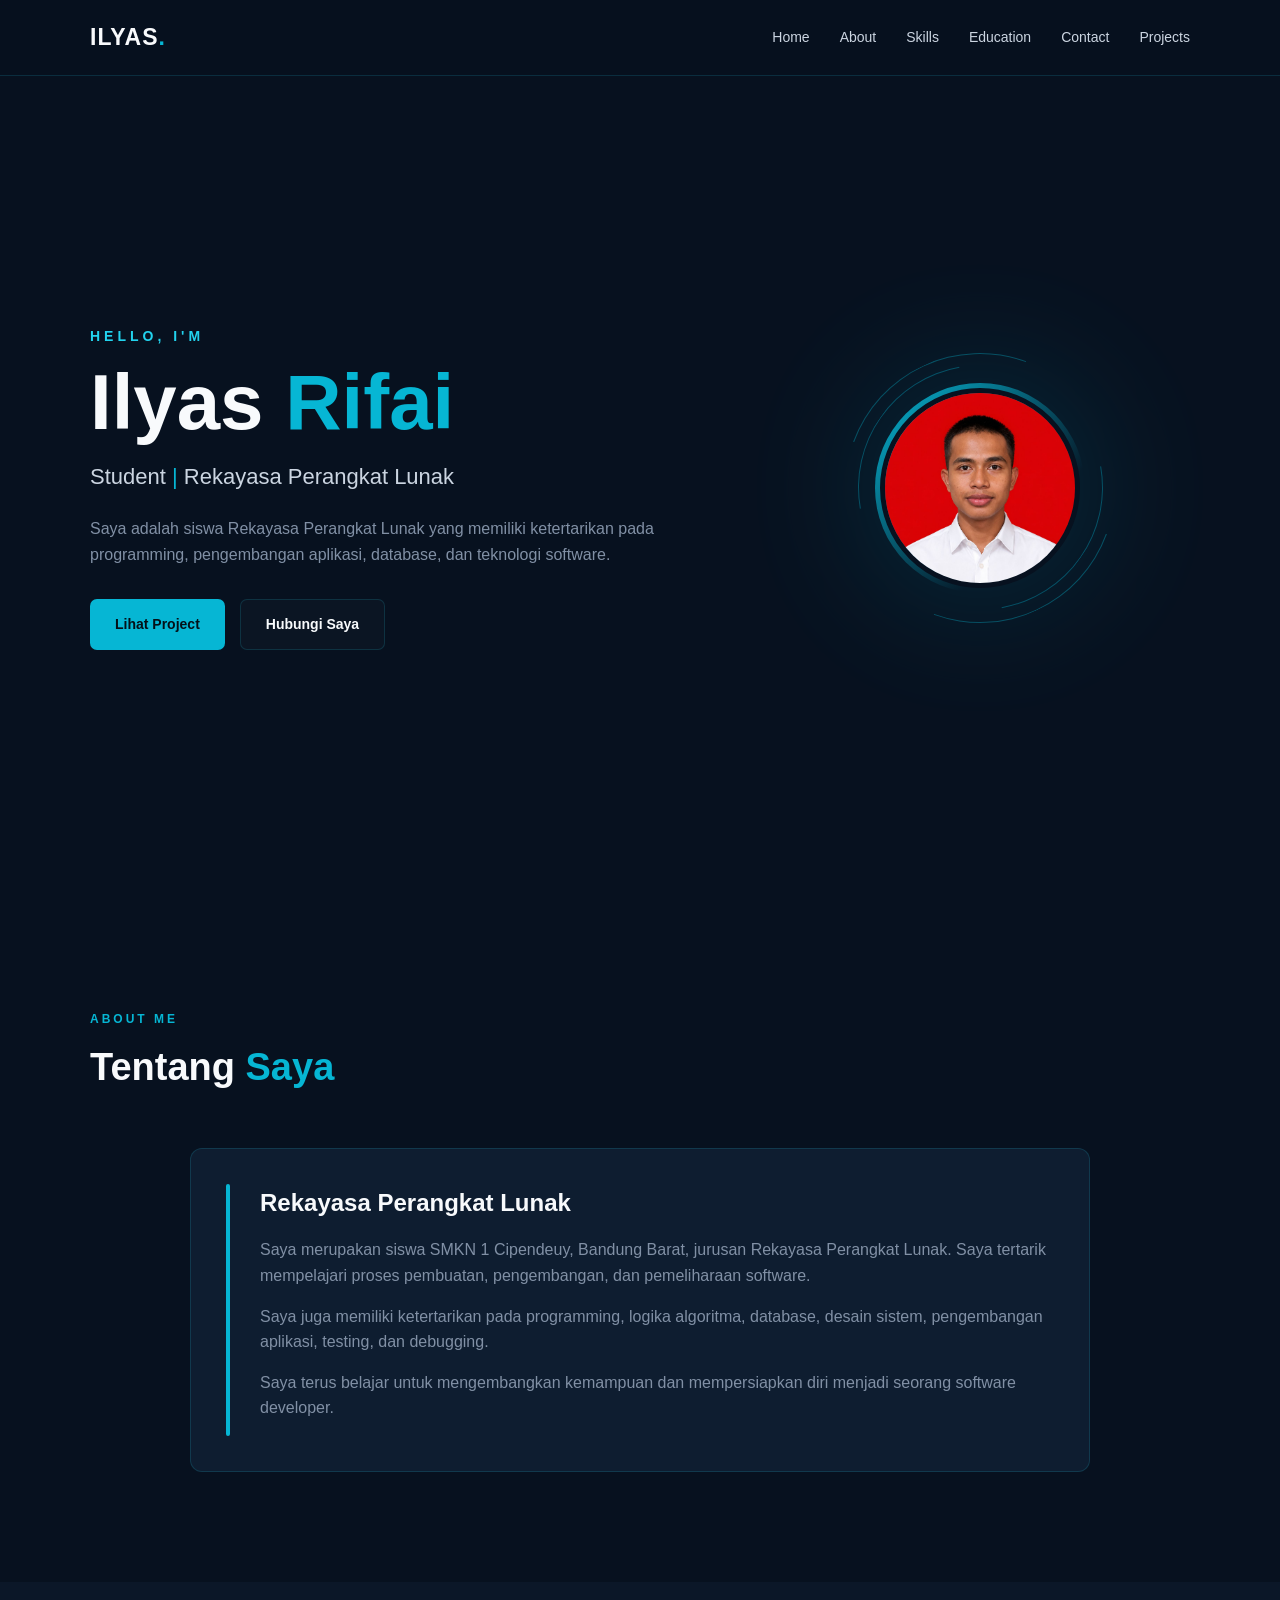
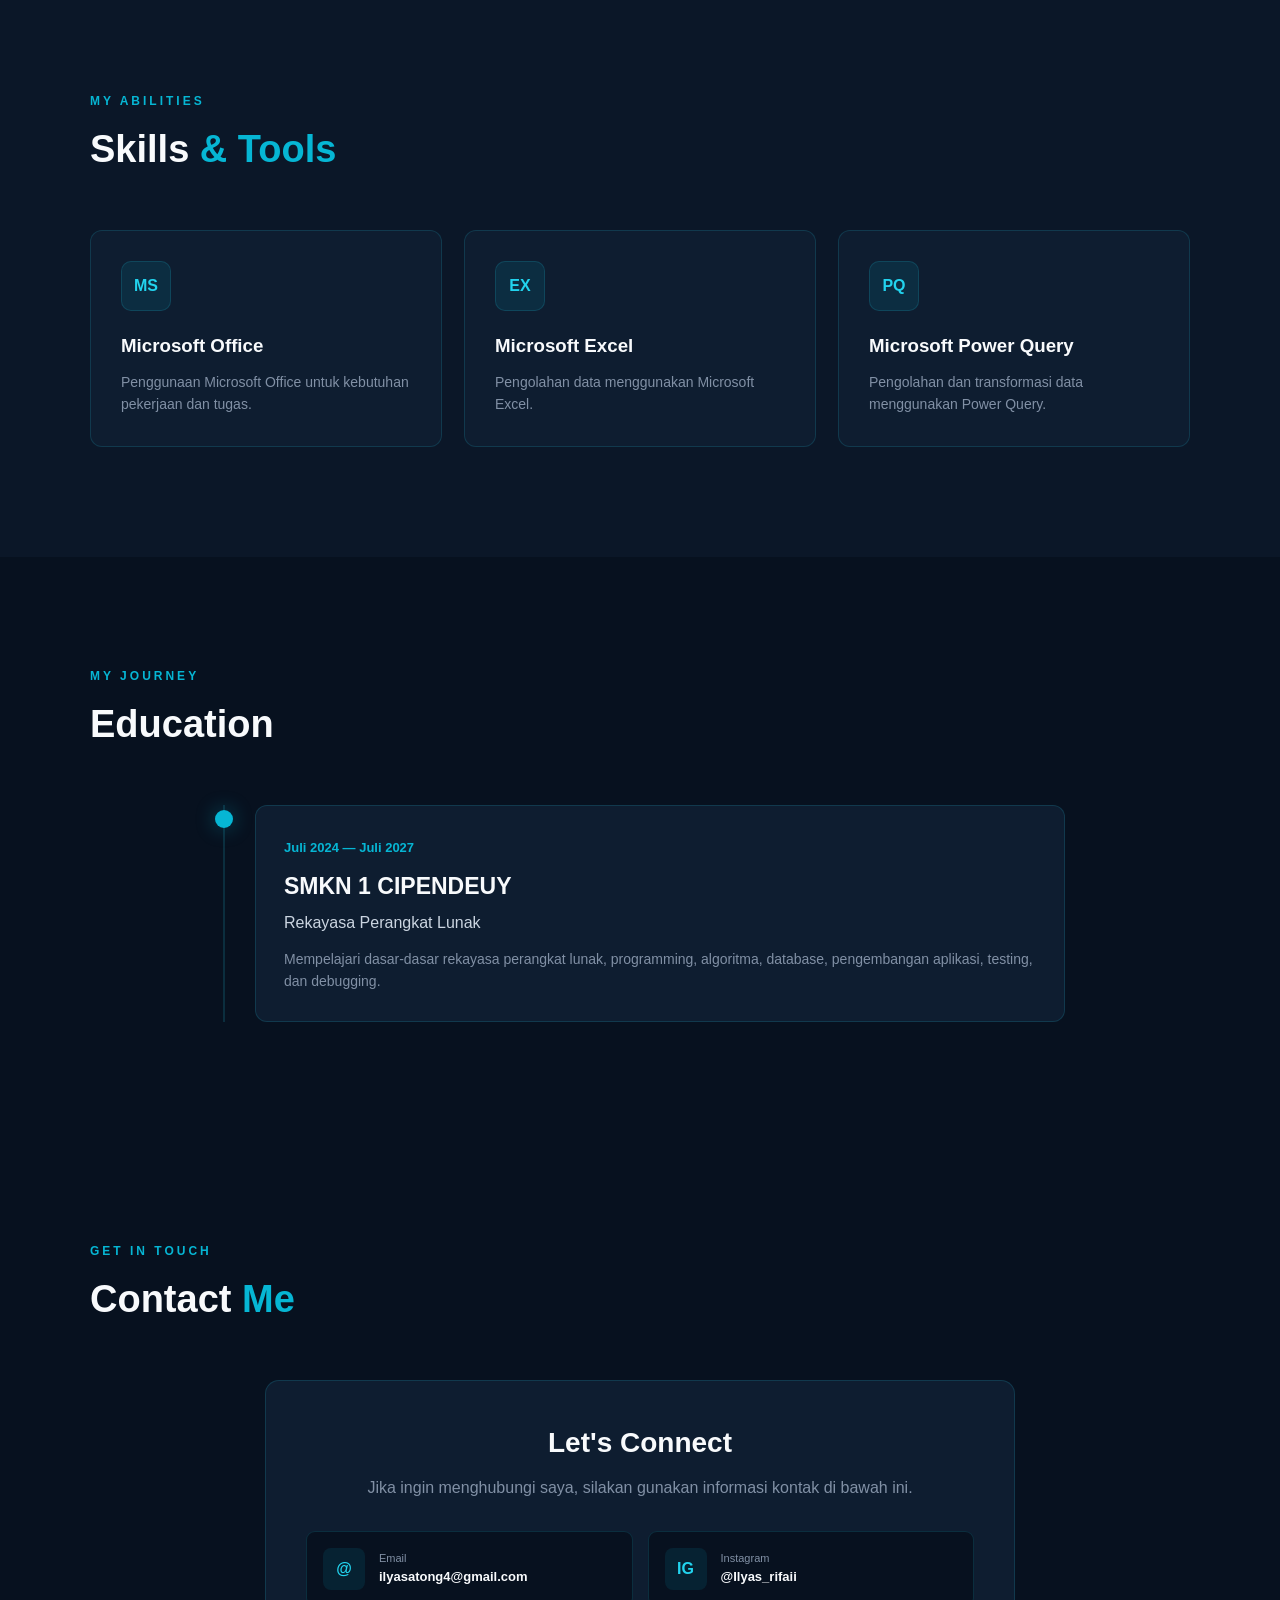
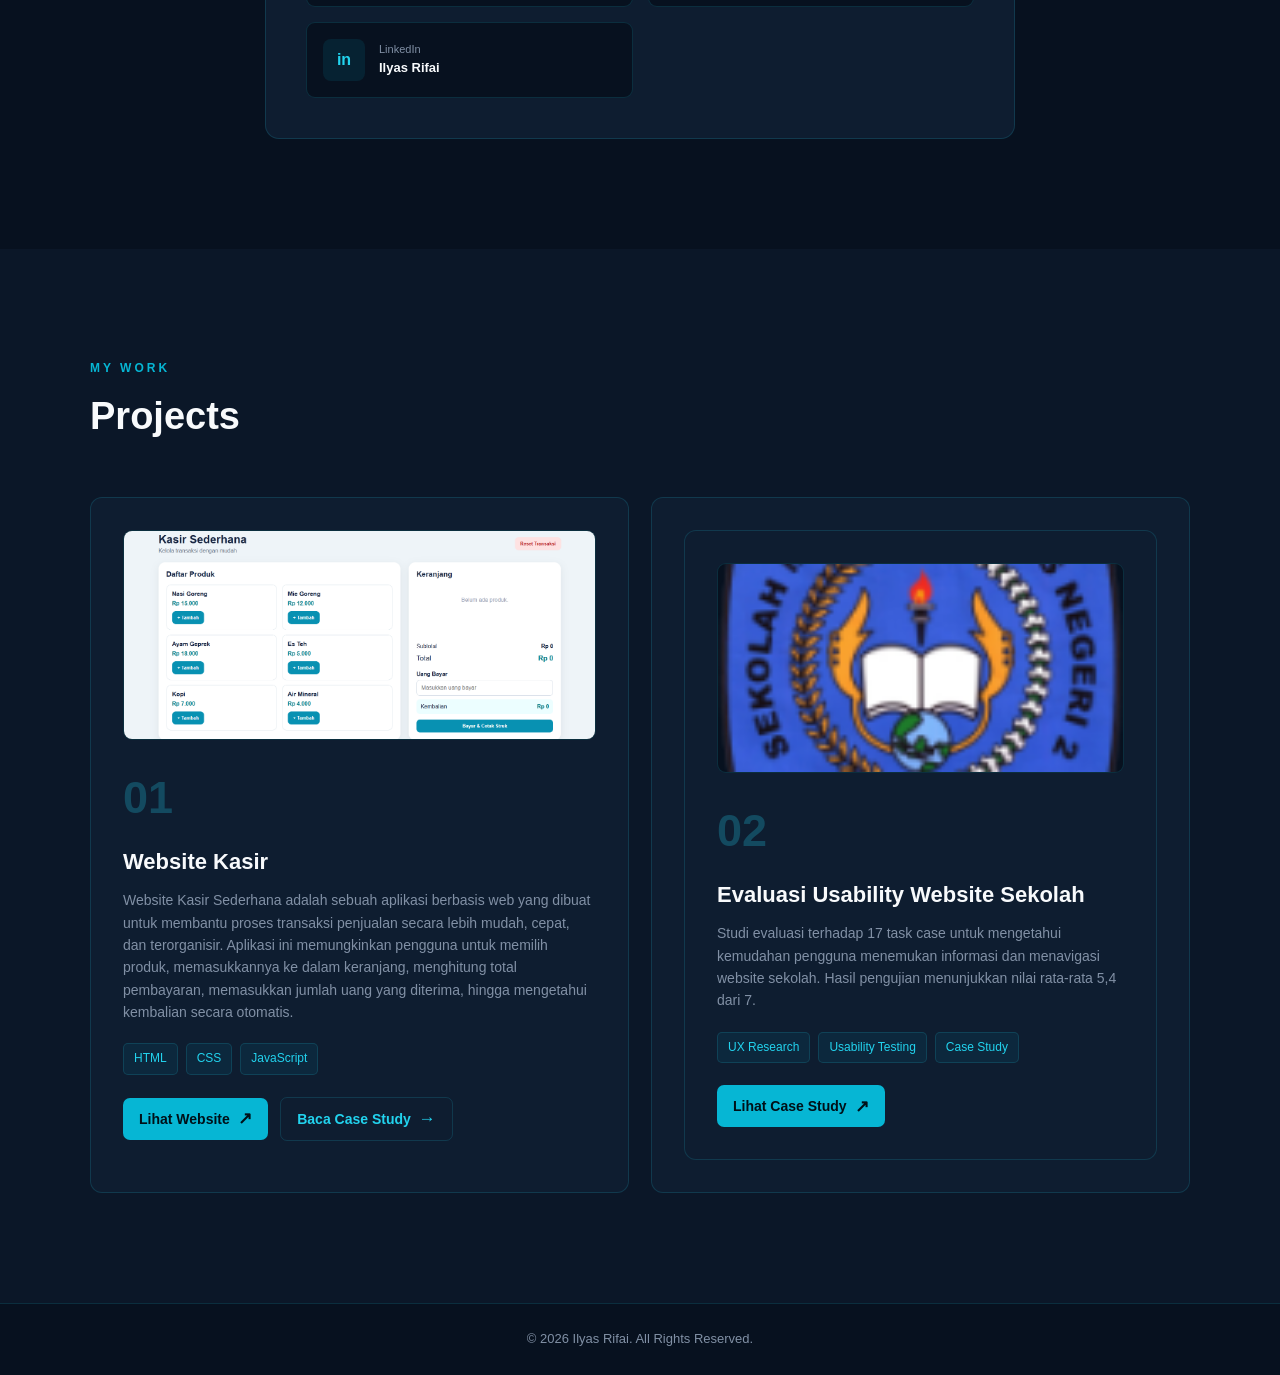
<file: index.html>
<!DOCTYPE html>
<html lang="id">

<head>
    <meta charset="UTF-8">
    <meta name="viewport" content="width=device-width, initial-scale=1.0">

    <title>Ilyas Rifai | Portfolio</title>

    <link rel="stylesheet" href="style.css">
</head>

<body>

    <!-- NAVBAR -->
    <header class="navbar">
        <div class="container nav-container">

            <a href="#home" class="logo">
                ILYAS<span>.</span>
            </a>

            <nav class="nav-menu" id="navMenu">
                <a href="#home">Home</a>
                <a href="#about">About</a>
                <a href="#skills">Skills</a>
                <a href="#education">Education</a>
                <a href="#contact">Contact</a>
                <a href="#projects">Projects</a>
            </nav>

            <button class="menu-toggle" id="menuToggle">
                ☰
            </button>

        </div>
    </header>


    <!-- HERO -->
    <section class="hero" id="home">

        <div class="container hero-container">

            <div class="hero-content">

                <p class="hero-small">
                    HELLO, I'M
                </p>

                <h1>
                    Ilyas <span>Rifai</span>
                </h1>

                <h2>
                    Student <span>|</span> Rekayasa Perangkat Lunak
                </h2>

                <p class="hero-description">
                    Saya adalah siswa Rekayasa Perangkat Lunak yang
                    memiliki ketertarikan pada programming, pengembangan
                    aplikasi, database, dan teknologi software.
                </p>

                <div class="hero-buttons">

                    <a href="#projects" class="btn primary-btn">
                        Lihat Project
                    </a>

                    <a href="#contact" class="btn secondary-btn">
                        Hubungi Saya
                    </a>

                </div>

            </div>


            <!-- FOTO PROFILE -->
            <div class="profile-container">

                <div class="profile-glow"></div>

                <div class="profile-circle">

                    <img
                        src="ilyas.png.jpg"
                        alt="Foto Ilyas Rifai"
                    >

                </div>

                <div class="profile-decoration decoration-1"></div>
                <div class="profile-decoration decoration-2"></div>

            </div>

        </div>

    </section>


    <!-- ABOUT -->
    <section class="section" id="about">

        <div class="container">

            <div class="section-heading">
                <p>ABOUT ME</p>
                <h2>
                    Tentang <span>Saya</span>
                </h2>
            </div>

            <div class="about-card">

                <div class="about-line"></div>

                <div class="about-content">

                    <h3>
                        Rekayasa Perangkat Lunak
                    </h3>

                    <p>
                        Saya merupakan siswa SMKN 1 Cipendeuy,
                        Bandung Barat, jurusan Rekayasa Perangkat Lunak.
                        Saya tertarik mempelajari proses pembuatan,
                        pengembangan, dan pemeliharaan software.
                    </p>

                    <p>
                        Saya juga memiliki ketertarikan pada programming,
                        logika algoritma, database, desain sistem,
                        pengembangan aplikasi, testing, dan debugging.
                    </p>

                    <p>
                        Saya terus belajar untuk mengembangkan kemampuan
                        dan mempersiapkan diri menjadi seorang
                        software developer.
                    </p>

                </div>

            </div>

        </div>

    </section>


    <!-- SKILLS -->
    <section class="section skills-section" id="skills">

        <div class="container">

            <div class="section-heading">
                <p>MY ABILITIES</p>
                <h2>
                    Skills <span>&amp; Tools</span>
                </h2>
            </div>

            <div class="skills-grid">

                <div class="skill-card">

                    <div class="skill-icon">
                        MS
                    </div>

                    <h3>
                        Microsoft Office
                    </h3>

                    <p>
                        Penggunaan Microsoft Office
                        untuk kebutuhan pekerjaan dan tugas.
                    </p>

                </div>


                <div class="skill-card">

                    <div class="skill-icon">
                        EX
                    </div>

                    <h3>
                        Microsoft Excel
                    </h3>

                    <p>
                        Pengolahan data menggunakan
                        Microsoft Excel.
                    </p>

                </div>


                <div class="skill-card">

                    <div class="skill-icon">
                        PQ
                    </div>

                    <h3>
                        Microsoft Power Query
                    </h3>

                    <p>
                        Pengolahan dan transformasi data
                        menggunakan Power Query.
                    </p>

                </div>

            </div>

        </div>

    </section>


    <!-- EDUCATION -->
    <section class="section" id="education">

        <div class="container">

            <div class="section-heading">
                <p>MY JOURNEY</p>
                <h2>
                    Education
                </h2>
            </div>

            <div class="timeline">

                <div class="timeline-item">

                    <div class="timeline-dot"></div>

                    <div class="timeline-content">

                        <span class="timeline-date">
                            Juli 2024 — Juli 2027
                        </span>

                        <h3>
                            SMKN 1 CIPENDEUY
                        </h3>

                        <h4>
                            Rekayasa Perangkat Lunak
                        </h4>

                        <p>
                            Mempelajari dasar-dasar rekayasa perangkat
                            lunak, programming, algoritma, database,
                            pengembangan aplikasi, testing, dan debugging.
                        </p>

                    </div>

                </div>

            </div>

        </div>

    </section>


    <!-- CONTACT -->
    <section class="section contact-section" id="contact">

        <div class="container">

            <div class="section-heading">
                <p>GET IN TOUCH</p>
                <h2>
                    Contact <span>Me</span>
                </h2>
            </div>

            <div class="contact-card">

                <h3>
                    Let's Connect
                </h3>

                <p>
                    Jika ingin menghubungi saya, silakan gunakan
                    informasi kontak di bawah ini.
                </p>

                <div class="contact-list">

                    <!-- EMAIL -->
                    <a
                        href="mailto:ilyasatong4@gmail.com"
                        class="contact-item"
                    >

                        <div class="contact-icon">
                            @
                        </div>

                        <div>
                            <small>Email</small>

                            <strong>
                                ilyasatong4@gmail.com
                            </strong>
                        </div>

                    </a>


                    <!-- INSTAGRAM -->
                    <a
                        href="https://www.instagram.com/Ilyas_rifaii/"
                        target="_blank"
                        rel="noopener noreferrer"
                        class="contact-item"
                    >

                        <div class="contact-icon">
                            IG
                        </div>

                        <div>
                            <small>Instagram</small>

                            <strong>
                                @Ilyas_rifaii
                            </strong>
                        </div>

                    </a>


                    <!-- LINKEDIN -->
                    <a
                        href="https://www.linkedin.com/in/ilyas-rifai-935386337"
                        target="_blank"
                        rel="noopener noreferrer"
                        class="contact-item"
                    >

                        <div class="contact-icon">
                            in
                        </div>

                        <div>
                            <small>LinkedIn</small>

                            <strong>
                                Ilyas Rifai
                            </strong>
                        </div>

                    </a>

                </div>

            </div>

        </div>

    </section>


    <!-- ============================= -->
    <!-- PROJECTS - PALING BAWAH -->
    <!-- ============================= -->
    <section class="section projects-section" id="projects">

        <div class="container">

            <div class="section-heading">
                <p>MY WORK</p>

                <h2>
                    Projects
                </h2>
            </div>


            <div class="projects-grid">

                <!-- PROJECT 01 -->
                <div class="project-card">

                    <div class="project-image">
                        <img
                            src="kasir.png"
                            alt="Tampilan Website Portfolio Ilyas"
                        >
                    </div>

                    <div class="project-number">
                        01
                    </div>

                    <h3>
                        Website Kasir
                    </h3>

                    <p>
                        Website Kasir Sederhana adalah sebuah aplikasi berbasis web yang dibuat 
                        untuk membantu proses transaksi penjualan secara lebih mudah, cepat, dan 
                        terorganisir. Aplikasi ini memungkinkan pengguna untuk memilih produk, 
                        memasukkannya ke dalam keranjang, menghitung total pembayaran, memasukkan 
                        jumlah uang yang diterima, hingga mengetahui kembalian secara otomatis.
                    </p>

                    <div class="project-tags">

                        <span>HTML</span>
                        <span>CSS</span>
                        <span>JavaScript</span>

                    </div>

                    <a href="https://ilyasatong4-collab.github.io/kasiriyas/" target="_blank" rel="noopener noreferrer" class="project-link">
                        Lihat Website <span>↗</span>
                    </a>

                    <a href="case-study.html" class="project-link project-secondary-link">
                        Baca Case Study <span>→</span>
                    </a>

                </div>




                <!-- PROJECT 02: CASE STUDY -->
                <div class="project-card">
                        <div class="project-card">

                    <div class="project-image">
                        <img
                            src="1.png"
                            alt="Tampilan Website Portfolio Ilyas"
                        >
                    </div>
                    <div class="project-number">02</div>
                    <h3>Evaluasi Usability Website Sekolah</h3>
                    <p>Studi evaluasi terhadap 17 task case untuk mengetahui kemudahan pengguna menemukan informasi dan menavigasi website sekolah. Hasil pengujian menunjukkan nilai rata-rata 5,4 dari 7.</p>
                    <div class="project-tags"><span>UX Research</span><span>Usability Testing</span><span>Case Study</span></div>
                    <a href="case-study.html" class="project-link">Lihat Case Study <span>↗</span></a>
                </div>
             
            </div>

        </div>

    </section>


    <!-- FOOTER -->
    <footer>

        <div class="container">

            <p>
                © <span id="year"></span>
                Ilyas Rifai.
                All Rights Reserved.
            </p>

        </div>

    </footer>


    <!-- JAVASCRIPT -->
    <script src="script.js"></script>

</body>
</html>
</file>
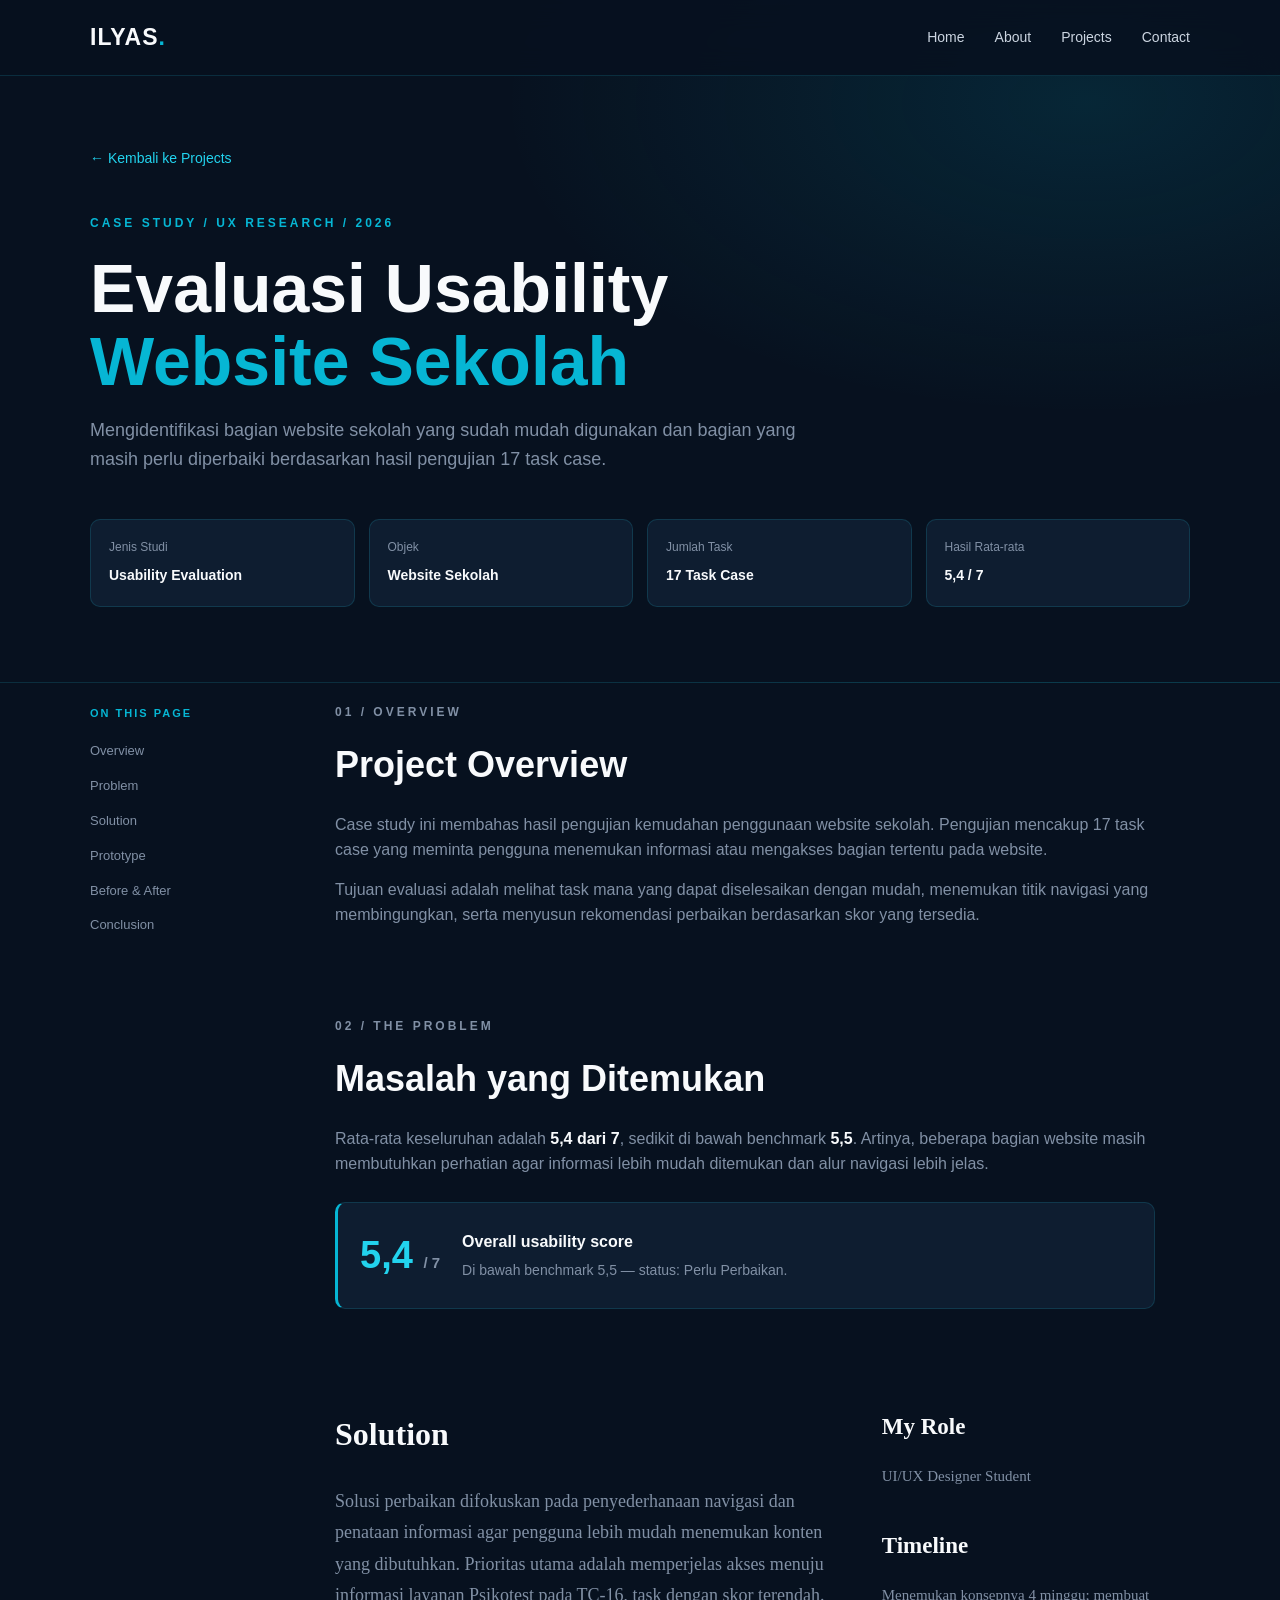
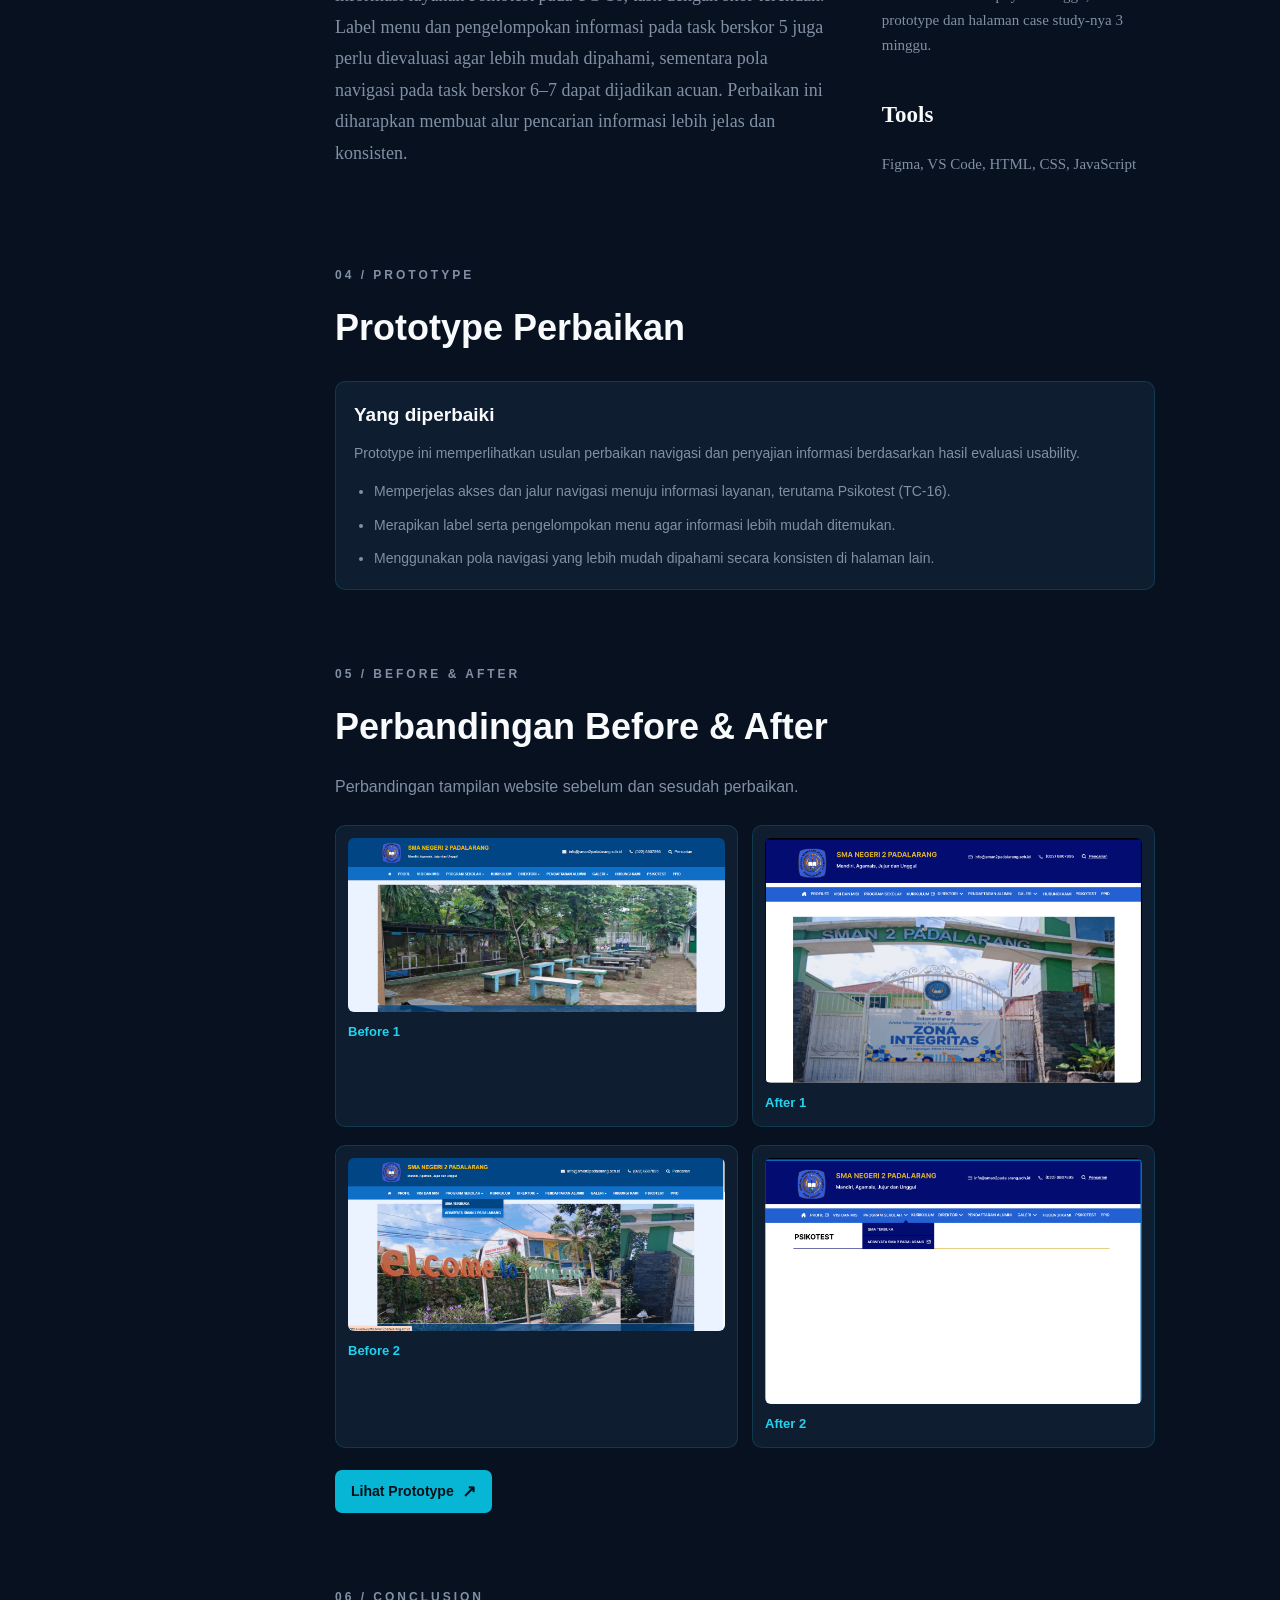
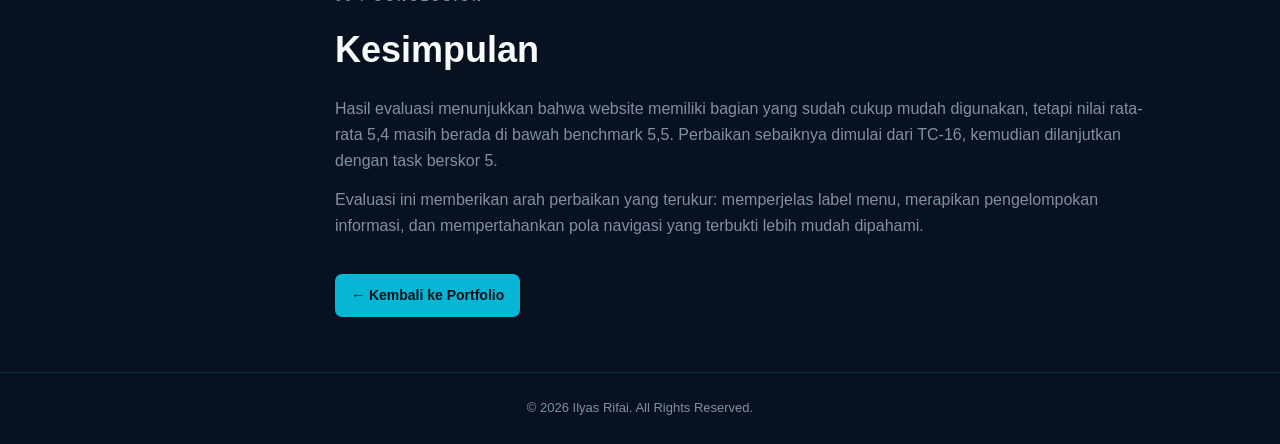
<file: case-study.html>
<!DOCTYPE html>
<html lang="id">

<head>
	<meta charset="UTF-8">
	<meta name="viewport" content="width=device-width, initial-scale=1.0">
	<meta name="description" content="Case study evaluasi usability website sekolah berdasarkan 17 task case.">

	<title>Case Study — Evaluasi Usability Website Sekolah | Ilyas Rifai</title>

	<link rel="stylesheet" href="style.css">
</head>

<body class="case-study-page">

	<!-- NAVBAR -->
	<header class="navbar">
		<div class="container nav-container">

			<a href="index.html" class="logo">
				ILYAS<span>.</span>
			</a>

			<nav class="nav-menu" id="navMenu">
				<a href="index.html#home">Home</a>
				<a href="index.html#about">About</a>
				<a href="index.html#projects">Projects</a>
				<a href="index.html#contact">Contact</a>
			</nav>

			<button class="menu-toggle" id="menuToggle" aria-label="Buka navigasi">
				☰
			</button>

		</div>
	</header>

	<main>

		<!-- CASE STUDY HERO -->
		<section class="case-hero">

			<div class="container">

				<a href="index.html#projects" class="back-link">
					← Kembali ke Projects
				</a>

				<p class="case-eyebrow">
					CASE STUDY / UX RESEARCH / 2026
				</p>

				<h1>
					Evaluasi Usability <span>Website Sekolah</span>
				</h1>

				<p class="case-lead">
					Mengidentifikasi bagian website sekolah yang sudah mudah digunakan dan bagian yang masih perlu
					diperbaiki berdasarkan hasil pengujian 17 task case.
				</p>

				<div class="case-meta">

					<div>
						<small>Jenis Studi</small>
						<strong>Usability Evaluation</strong>
					</div>

					<div>
						<small>Objek</small>
						<strong>Website Sekolah</strong>
					</div>

					<div>
						<small>Jumlah Task</small>
						<strong>17 Task Case</strong>
					</div>

					<div>
						<small>Hasil Rata-rata</small>
						<strong>5,4 / 7</strong>
					</div>

				</div>

			</div>

		</section>

		<!-- CASE STUDY CONTENT -->
		<section class="case-section">

			<div class="container case-layout">

				<aside class="case-sidebar">
					<p>ON THIS PAGE</p>
					<a href="#overview">Overview</a>
					<a href="#problem">Problem</a>
					<a href="#solution">Solution</a>
					<a href="#prototype">Prototype</a>
					<a href="#before-after">Before &amp; After</a>
					<a href="#conclusion">Conclusion</a>
				</aside>

				<article class="case-content">

					<section id="overview" class="case-block">
						<p class="case-kicker">01 / OVERVIEW</p>
						<h2>Project Overview</h2>

						<p>
							Case study ini membahas hasil pengujian kemudahan penggunaan website sekolah. Pengujian
							mencakup 17 task case yang meminta pengguna menemukan informasi atau mengakses bagian
							tertentu pada website.
						</p>

						<p>
							Tujuan evaluasi adalah melihat task mana yang dapat diselesaikan dengan mudah, menemukan
							titik navigasi yang membingungkan, serta menyusun rekomendasi perbaikan berdasarkan skor
							yang tersedia.
						</p>
					</section>

					<section id="problem" class="case-block">
						<p class="case-kicker">02 / THE PROBLEM</p>
						<h2>Masalah yang Ditemukan</h2>

						<p>
							Rata-rata keseluruhan adalah <strong>5,4 dari 7</strong>, sedikit di bawah benchmark
							<strong>5,5</strong>. Artinya, beberapa bagian website masih membutuhkan perhatian agar
							informasi lebih mudah ditemukan dan alur navigasi lebih jelas.
						</p>

						<div class="case-callout">
							<span class="callout-number">5,4 <small>/ 7</small></span>

							<div>
								<strong>Overall usability score</strong>
								<p>Di bawah benchmark 5,5 — status: Perlu Perbaikan.</p>
							</div>
						</div>
					</section>

					<section id="solution" class="case-block">
						<div class="solution-layout">
							<div class="solution-description">
								<h2>Solution</h2>
								<p>
									Solusi perbaikan difokuskan pada penyederhanaan navigasi dan penataan informasi agar
									pengguna lebih mudah menemukan konten yang dibutuhkan. Prioritas utama adalah
									memperjelas akses menuju informasi layanan Psikotest pada TC-16, task dengan skor
									terendah. Label menu dan pengelompokan informasi pada task berskor 5 juga perlu
									dievaluasi agar lebih mudah dipahami, sementara pola navigasi pada task berskor 6–7
									dapat dijadikan acuan. Perbaikan ini diharapkan membuat alur pencarian informasi
									lebih jelas dan konsisten.
								</p>
							</div>

							<div class="solution-details">
								<div>
									<h3>My Role</h3>
									<p>UI/UX Designer Student</p>
								</div>
								<div>
									<h3>Timeline</h3>
									<p>Menemukan konsepnya 4 minggu; membuat prototype dan halaman case study-nya 3 minggu.</p>
								</div>
								<div>
									<h3>Tools</h3>
									<p>Figma, VS Code, HTML, CSS, JavaScript</p>
								</div>
							</div>
						</div>
					</section>
					

					<section id="prototype" class="case-block">
						<p class="case-kicker">04 / PROTOTYPE</p>
						<h2>Prototype Perbaikan</h2>

						<div class="prototype-description">
							<h3>Yang diperbaiki</h3>
							<p>
								Prototype ini memperlihatkan usulan perbaikan navigasi dan penyajian informasi
								berdasarkan hasil evaluasi usability.
							</p>
							<ul>
								<li>Memperjelas akses dan jalur navigasi menuju informasi layanan, terutama Psikotest (TC-16).</li>
								<li>Merapikan label serta pengelompokan menu agar informasi lebih mudah ditemukan.</li>
								<li>Menggunakan pola navigasi yang lebih mudah dipahami secara konsisten di halaman lain.</li>
							</ul>
						</div>
					</section>

					<section id="before-after" class="case-block">
						<p class="case-kicker">05 / BEFORE &amp; AFTER</p>
						<h2>Perbandingan Before &amp; After</h2>
						<p>Perbandingan tampilan website sebelum dan sesudah perbaikan.</p>

						<div class="before-after-list">
							<div class="before-after-pair">
								<figure>
									<img src="before1.png" alt="Tampilan website sebelum perbaikan 1">
									<figcaption>Before 1</figcaption>
								</figure>
								<figure>
									<img src="after1.png" alt="Tampilan website setelah perbaikan 1">
									<figcaption>After 1</figcaption>
								</figure>
							</div>

							<div class="before-after-pair">
								<figure>
									<img src="before2.png" alt="Tampilan website sebelum perbaikan 2">
									<figcaption>Before 2</figcaption>
								</figure>
								<figure>
									<img src="after2.png" alt="Tampilan website setelah perbaikan 2">
									<figcaption>After 2</figcaption>
								</figure>
							</div>
						</div>

						<a href="https://www.figma.com/proto/7zLHMqgW3HyxDFblPF2aAA/prototype?node-id=5-2&amp;p=f&amp;t=daQ3dRlCWP38AH8j-1&amp;scaling=contain&amp;content-scaling=fixed&amp;page-id=0%3A1&amp;starting-point-node-id=5%3A2"
							class="project-link" target="_blank" rel="noopener noreferrer">
							Lihat Prototype <span>↗</span>
						</a>
					</section>

					<section id="conclusion" class="case-block">
						<p class="case-kicker">06 / CONCLUSION</p>
						<h2>Kesimpulan</h2>

						<p>
							Hasil evaluasi menunjukkan bahwa website memiliki bagian yang sudah cukup mudah digunakan,
							tetapi nilai rata-rata 5,4 masih berada di bawah benchmark 5,5. Perbaikan sebaiknya
							dimulai dari TC-16, kemudian dilanjutkan dengan task berskor 5.
						</p>

						<p>
							Evaluasi ini memberikan arah perbaikan yang terukur: memperjelas label menu, merapikan
							pengelompokan informasi, dan mempertahankan pola navigasi yang terbukti lebih mudah
							dipahami.
						</p>

					<a href="index.html#projects" class="project-link">
						← Kembali ke Portfolio
					</a>

				</article>

			</div>

		</section>

	</main>

	<footer>
		<div class="container">
			<p>© <span id="year"></span> Ilyas Rifai. All Rights Reserved.</p>
		</div>
	</footer>

	<script src="script.js"></script>
</body>

</html>
</file>
<file: style.css>
/* =========================
   RESET
========================= */

* {
    margin: 0;
    padding: 0;
    box-sizing: border-box;
    scroll-behavior: smooth;
}

:root {
    --bg: #07111f;
    --bg-light: #0b1728;
    --card: #0e1d30;
    --card-hover: #12243b;

    --cyan: #06b6d4;
    --cyan-light: #22d3ee;

    --white: #f8fafc;
    --text: #cbd5e1;
    --muted: #8190a5;

    --border: rgba(34, 211, 238, 0.15);
}

body {
    font-family: Arial, Helvetica, sans-serif;
    background: var(--bg);
    color: var(--white);
    line-height: 1.6;
}

a {
    text-decoration: none;
    color: inherit;
}

button {
    font-family: inherit;
}

.container {
    width: 90%;
    max-width: 1100px;
    margin: auto;
}


/* =========================
   NAVBAR
========================= */

.navbar {
    position: fixed;
    top: 0;
    left: 0;

    width: 100%;

    z-index: 1000;

    background: rgba(7, 17, 31, 0.88);

    backdrop-filter: blur(14px);

    border-bottom: 1px solid var(--border);
}

.nav-container {
    height: 75px;

    display: flex;
    align-items: center;
    justify-content: space-between;
}

.logo {
    font-size: 23px;
    font-weight: 800;
    letter-spacing: 1px;
}

.logo span {
    color: var(--cyan);
}

.nav-menu {
    display: flex;
    align-items: center;
    gap: 30px;
}

.nav-menu a {
    position: relative;

    color: var(--text);

    font-size: 14px;

    transition: 0.3s;
}

.nav-menu a::after {
    content: "";

    position: absolute;

    left: 0;
    bottom: -7px;

    width: 0;
    height: 2px;

    background: var(--cyan);

    transition: 0.3s;
}

.nav-menu a:hover {
    color: var(--cyan-light);
}

.nav-menu a:hover::after {
    width: 100%;
}

.menu-toggle {
    display: none;

    border: none;
    background: transparent;

    color: var(--white);

    font-size: 25px;

    cursor: pointer;
}


/* =========================
   HERO
========================= */

.hero {
    min-height: 100vh;

    display: flex;
    align-items: center;

    padding-top: 75px;

    overflow: hidden;
}

.hero-container {
    display: grid;

    grid-template-columns: 1.2fr 0.8fr;

    align-items: center;

    gap: 50px;
}

.hero-small {
    color: var(--cyan-light);

    font-size: 14px;
    font-weight: bold;

    letter-spacing: 4px;

    margin-bottom: 15px;
}

.hero-content h1 {
    font-size: clamp(48px, 7vw, 78px);

    line-height: 1;

    margin-bottom: 18px;
}

.hero-content h1 span {
    color: var(--cyan);
}

.hero-content h2 {
    color: var(--text);

    font-size: 22px;
    font-weight: 500;

    margin-bottom: 22px;
}

.hero-content h2 span {
    color: var(--cyan);
}

.hero-description {
    max-width: 620px;

    color: var(--muted);

    font-size: 16px;

    margin-bottom: 32px;
}

.hero-buttons {
    display: flex;
    gap: 15px;
    flex-wrap: wrap;
}

.btn {
    display: inline-flex;

    align-items: center;
    justify-content: center;

    padding: 13px 25px;

    border-radius: 7px;

    font-size: 14px;
    font-weight: bold;

    transition: 0.3s;
}

.primary-btn {
    background: var(--cyan);
    color: #041018;
}

.primary-btn:hover {
    background: var(--cyan-light);

    transform: translateY(-3px);
}

.secondary-btn {
    border: 1px solid var(--border);

    color: var(--white);

    background: rgba(255, 255, 255, 0.02);
}

.secondary-btn:hover {
    border-color: var(--cyan);
    color: var(--cyan-light);

    transform: translateY(-3px);
}


/* =========================
   PROFILE PHOTO
   SATU FOTO SAJA
========================= */

.profile-container {
    position: relative;

    width: 270px;
    height: 270px;

    margin: auto;

    display: flex;
    align-items: center;
    justify-content: center;
}

.profile-glow {
    position: absolute;

    width: 220px;
    height: 220px;

    background: var(--cyan);

    filter: blur(70px);

    opacity: 0.16;

    border-radius: 50%;
}

.profile-circle {
    position: relative;

    width: 210px;
    height: 210px;

    padding: 5px;

    border-radius: 50%;

    background: linear-gradient(
        135deg,
        var(--cyan),
        transparent 70%
    );

    z-index: 2;
}

.profile-circle img {
    width: 100%;
    height: 100%;

    object-fit: cover;

    border-radius: 50%;

    border: 5px solid var(--bg);
}

.profile-decoration {
    position: absolute;

    border: 1px solid var(--cyan);

    border-radius: 50%;

    opacity: 0.35;
}

.decoration-1 {
    width: 245px;
    height: 245px;

    border-top-color: transparent;
    border-bottom-color: transparent;

    transform: rotate(35deg);
}

.decoration-2 {
    width: 270px;
    height: 270px;

    border-left-color: transparent;
    border-right-color: transparent;

    transform: rotate(-25deg);
}


/* =========================
   SECTIONS
========================= */

.section {
    padding: 110px 0;
}

.section-heading {
    margin-bottom: 50px;
}

.section-heading p {
    color: var(--cyan);

    font-size: 12px;
    font-weight: bold;

    letter-spacing: 3px;

    margin-bottom: 8px;
}

.section-heading h2 {
    font-size: 38px;
}

.section-heading h2 span {
    color: var(--cyan);
}


/* =========================
   ABOUT
========================= */

.about-card {
    position: relative;

    display: flex;

    max-width: 900px;

    margin: auto;

    padding: 35px;

    background: var(--card);

    border: 1px solid var(--border);

    border-radius: 12px;
}

.about-line {
    width: 4px;

    flex-shrink: 0;

    background: var(--cyan);

    border-radius: 5px;

    margin-right: 30px;
}

.about-content h3 {
    font-size: 24px;

    margin-bottom: 15px;
}

.about-content p {
    color: var(--muted);

    margin-bottom: 15px;
}


/* =========================
   SKILLS
========================= */

.skills-section {
    background: var(--bg-light);
}

.skills-grid {
    display: grid;

    grid-template-columns: repeat(3, 1fr);

    gap: 22px;
}

.skill-card {
    padding: 30px;

    background: var(--card);

    border: 1px solid var(--border);

    border-radius: 12px;

    transition: 0.3s;
}

.skill-card:hover {
    background: var(--card-hover);

    border-color: rgba(34, 211, 238, 0.5);

    transform: translateY(-7px);
}

.skill-icon {
    width: 50px;
    height: 50px;

    display: flex;
    align-items: center;
    justify-content: center;

    margin-bottom: 20px;

    border-radius: 10px;

    background: rgba(6, 182, 212, 0.1);

    border: 1px solid var(--border);

    color: var(--cyan-light);

    font-weight: bold;
}

.skill-card h3 {
    margin-bottom: 10px;
}

.skill-card p {
    color: var(--muted);

    font-size: 14px;
}


/* =========================
   EDUCATION
========================= */

.timeline {
    max-width: 850px;

    margin: auto;

    position: relative;
}

.timeline::before {
    content: "";

    position: absolute;

    left: 8px;
    top: 0;
    bottom: 0;

    width: 2px;

    background: var(--border);
}

.timeline-item {
    position: relative;

    padding-left: 40px;
}

.timeline-dot {
    position: absolute;

    left: 0;
    top: 5px;

    width: 18px;
    height: 18px;

    border-radius: 50%;

    background: var(--cyan);

    box-shadow: 0 0 20px rgba(6, 182, 212, 0.4);
}

.timeline-content {
    padding: 28px;

    background: var(--card);

    border: 1px solid var(--border);

    border-radius: 12px;
}

.timeline-date {
    display: inline-block;

    color: var(--cyan);

    font-size: 13px;
    font-weight: bold;

    margin-bottom: 10px;
}

.timeline-content h3 {
    font-size: 23px;

    margin-bottom: 5px;
}

.timeline-content h4 {
    color: var(--text);

    font-weight: 500;

    margin-bottom: 12px;
}

.timeline-content p {
    color: var(--muted);

    font-size: 14px;
}


/* =========================
   PROJECTS
========================= */

.project-image {
    width: 100%;
    height: 210px;
    margin-bottom: 22px;
    overflow: hidden;
    border-radius: 9px;
    border: 1px solid var(--border);
    background: var(--bg);
}

.project-image img {
    width: 100%;
    height: 100%;
    display: block;
    object-fit: cover;
    object-position: center;
    transition: transform 0.4s ease;
}

.project-card:hover .project-image img {
    transform: scale(1.04);
}

.projects-section {
    background: var(--bg-light);
}

.projects-grid {
    display: grid;

    grid-template-columns: repeat(2, 1fr);

    gap: 22px;
}

.project-card {
    position: relative;

    padding: 32px;

    background: var(--card);

    border: 1px solid var(--border);

    border-radius: 12px;

    overflow: hidden;

    transition: 0.3s;
}

.project-card:hover {
    transform: translateY(-7px);

    border-color: rgba(34, 211, 238, 0.5);
}

.project-number {
    color: rgba(34, 211, 238, 0.25);

    font-size: 45px;
    font-weight: 800;

    margin-bottom: 10px;
}

.project-card h3 {
    font-size: 22px;

    margin-bottom: 10px;
}

.project-card p {
    color: var(--muted);

    font-size: 14px;

    margin-bottom: 20px;
}

.project-tags {
    display: flex;
    gap: 8px;
    flex-wrap: wrap;
}

.project-tags span {
    padding: 5px 10px;

    border-radius: 5px;

    background: rgba(6, 182, 212, 0.08);

    border: 1px solid var(--border);

    color: var(--cyan-light);

    font-size: 12px;
}


.project-link {
    display: inline-flex;
    align-items: center;
    gap: 8px;
    margin-top: 22px;
    padding: 10px 16px;
    border-radius: 7px;
    background: var(--cyan);
    color: #001018;
    font-size: 14px;
    font-weight: 700;
    text-decoration: none;
    transition: 0.3s ease;
}

.project-link span {
    font-size: 17px;
    line-height: 1;
    transition: transform 0.3s ease;
}

.project-link:hover {
    transform: translateY(-2px);
    filter: brightness(1.08);
}

.project-link:hover span {
    transform: translate(2px, -2px);
}


/* =========================
   CONTACT
========================= */

.contact-card {
    max-width: 750px;

    margin: auto;

    padding: 40px;

    text-align: center;

    background: var(--card);

    border: 1px solid var(--border);

    border-radius: 14px;
}

.contact-card h3 {
    font-size: 28px;

    margin-bottom: 10px;
}

.contact-card > p {
    color: var(--muted);

    margin-bottom: 30px;
}

.contact-list {
    display: grid;

    grid-template-columns: repeat(2, 1fr);

    gap: 15px;
}

.contact-item {
    display: flex;

    align-items: center;

    gap: 14px;

    padding: 16px;

    text-align: left;

    background: var(--bg);

    border: 1px solid var(--border);

    border-radius: 9px;

    transition: 0.3s;
}

.contact-item:hover {
    border-color: var(--cyan);

    transform: translateY(-3px);
}

.contact-icon {
    width: 42px;
    height: 42px;

    display: flex;
    align-items: center;
    justify-content: center;

    flex-shrink: 0;

    border-radius: 8px;

    background: rgba(6, 182, 212, 0.1);

    color: var(--cyan-light);

    font-weight: bold;
}

.contact-item small {
    display: block;

    color: var(--muted);

    font-size: 11px;
}

.contact-item strong {
    display: block;

    color: var(--white);

    font-size: 13px;

    word-break: break-word;
}


/* =========================
   FOOTER
========================= */

footer {
    padding: 25px 0;

    text-align: center;

    border-top: 1px solid var(--border);

    color: var(--muted);

    font-size: 13px;
}


/* =========================
   TABLET
========================= */

@media (max-width: 850px) {

    .hero-container {
        grid-template-columns: 1fr;

        text-align: center;
    }

    .hero-content {
        order: 2;
    }

    .profile-container {
        order: 1;
    }

    .hero-description {
        margin-left: auto;
        margin-right: auto;
    }

    .hero-buttons {
        justify-content: center;
    }

    .skills-grid {
        grid-template-columns: repeat(2, 1fr);
    }

    .contact-list {
        grid-template-columns: 1fr;
    }
}


/* =========================
   MOBILE
========================= */

@media (max-width: 600px) {

    .nav-menu {
        position: absolute;

        top: 75px;
        left: 0;

        width: 100%;

        display: none;

        flex-direction: column;

        gap: 20px;

        padding: 25px;

        background: var(--bg);

        border-bottom: 1px solid var(--border);
    }

    .nav-menu.active {
        display: flex;
    }

    .menu-toggle {
        display: block;
    }

    .hero {
        padding-top: 120px;
    }

    .hero-content h1 {
        font-size: 48px;
    }

    .hero-content h2 {
        font-size: 18px;
    }

    .profile-container {
        width: 210px;
        height: 210px;
    }

    .profile-circle {
        width: 160px;
        height: 160px;
    }

    .profile-glow {
        width: 170px;
        height: 170px;
    }

    .decoration-1 {
        width: 190px;
        height: 190px;
    }

    .decoration-2 {
        width: 210px;
        height: 210px;
    }

    .section {
        padding: 80px 0;
    }

    .section-heading h2 {
        font-size: 32px;
    }

    .skills-grid,
    .projects-grid {
        grid-template-columns: 1fr;
    }

    .project-image {
        height: 180px;
    }

    .about-card {
        padding: 25px;
    }

    .contact-card {
        padding: 25px 18px;
    }
}
/* ========================= CASE STUDY PAGE ========================= */
.project-secondary-link{margin-left:8px;background:transparent;color:var(--cyan-light);border:1px solid var(--border)}
.case-study-thumbnail{display:flex;flex-direction:column;justify-content:center;align-items:flex-start;gap:10px;padding:28px;background:radial-gradient(circle at 85% 20%,rgba(6,182,212,.25),transparent 35%),linear-gradient(135deg,#0b1728,#102b42)}
.case-study-thumbnail .thumbnail-label{color:var(--cyan-light);font-size:10px;letter-spacing:2px;font-weight:700}
.case-study-thumbnail strong{font-size:clamp(22px,4vw,34px);line-height:1.1}
.case-study-thumbnail span{color:var(--muted);font-size:13px}
.case-hero{padding:145px 0 75px;background:radial-gradient(ellipse at 85% 15%,rgba(6,182,212,.13),transparent 38%),var(--bg);border-bottom:1px solid var(--border)}
.back-link{display:inline-block;color:var(--cyan-light);margin-bottom:45px;font-size:14px}
.case-eyebrow,.case-kicker{color:var(--cyan);font-size:12px;font-weight:700;letter-spacing:3px}
.case-hero h1{max-width:850px;margin:18px 0;font-size:clamp(38px,7vw,68px);line-height:1.08}
.case-hero h1 span{color:var(--cyan)}
.case-lead{max-width:720px;color:var(--muted);font-size:18px}
.case-meta{display:grid;grid-template-columns:repeat(4,1fr);gap:14px;margin-top:45px}
.case-meta div,.score-card{padding:18px;border:1px solid var(--border);background:var(--card);border-radius:10px}
.case-meta small,.score-card span{display:block;color:var(--muted);font-size:12px;margin-bottom:5px}
.case-meta strong{font-size:14px}
.case-layout{display:grid;grid-template-columns:190px minmax(0,1fr);gap:55px;align-items:start}
.case-sidebar{position:sticky;top:105px;display:flex;flex-direction:column;gap:14px;padding:22px 0}
.case-sidebar p{color:var(--cyan);font-size:11px;letter-spacing:2px;font-weight:700;margin-bottom:5px}
.case-sidebar a{color:var(--muted);font-size:13px;transition:.2s}
.case-sidebar a:hover{color:var(--cyan-light)}
.case-content{min-width:0;max-width:820px}
.case-block{padding:20px 0 55px;scroll-margin-top:100px}
.case-kicker{margin-bottom:12px}
.case-block h2{font-size:clamp(26px,4vw,36px);margin-bottom:18px}
.case-block h3{font-size:19px;margin:24px 0 8px}
.case-block p{color:var(--muted);margin:0 0 14px}
.case-block strong{color:var(--white)}
.solution-layout{display:grid;grid-template-columns:minmax(0,1.8fr) minmax(190px,1fr);gap:55px;align-items:start}
.solution-description h2,.solution-details h3{color:var(--white);font-family:Georgia,"Times New Roman",serif;font-weight:700}
.solution-description h2{margin:0 0 26px;font-size:32px}
.solution-description p{font-family:Georgia,"Times New Roman",serif;font-size:18px;line-height:1.75}
.solution-details{display:grid;gap:26px}
.solution-details h3{margin:0 0 18px;font-size:23px}
.solution-details p{font-family:Georgia,"Times New Roman",serif;font-size:15px;line-height:1.65}
.case-callout{display:flex;align-items:center;gap:22px;margin:25px 0;padding:22px;border:1px solid var(--border);border-left:3px solid var(--cyan);border-radius:10px;background:var(--card)}
.callout-number{color:var(--cyan-light);font-size:38px;font-weight:800;white-space:nowrap}
.callout-number small{font-size:15px;color:var(--muted)}
.case-callout p{margin:4px 0 0;font-size:14px}
.score-grid{display:grid;grid-template-columns:repeat(4,1fr);gap:12px;margin-top:25px}
.score-card strong{display:block;color:var(--cyan-light);font-size:25px;margin-bottom:5px}
.finding-table-wrap{overflow-x:auto;margin:22px 0;border:1px solid var(--border);border-radius:10px}
.finding-table{width:100%;border-collapse:collapse;min-width:500px;background:var(--card)}
.finding-table th,.finding-table td{padding:13px 15px;text-align:left;border-bottom:1px solid var(--border);font-size:13px}
.finding-table th{color:var(--cyan-light);background:var(--bg-light)}
.finding-table td{color:var(--text)}
.finding-table tr:last-child td{border-bottom:0}
.finding-table .lowest-score td{color:var(--cyan-light);font-weight:700}
.recommendation-list{display:grid;gap:14px;margin-top:25px}
.recommendation-list>div{display:flex;gap:18px;padding:20px;background:var(--card);border:1px solid var(--border);border-radius:10px}
.recommendation-list>div>span{color:var(--cyan);font-size:22px;font-weight:800}
.recommendation-list h3{margin:0 0 5px}
.recommendation-list p{margin:0;font-size:14px}
.report-preview{margin:30px 0;padding:15px;border:1px solid var(--border);border-radius:12px;background:var(--card)}
.report-preview img{width:100%;height:auto;display:block;border-radius:7px}
.report-preview p{margin:12px 4px 0;font-size:12px}
.before-after-list{display:grid;gap:18px;margin-top:25px}
.before-after-pair{display:grid;grid-template-columns:repeat(2,minmax(0,1fr));gap:14px}
.before-after-pair figure{min-width:0;margin:0;padding:12px;border:1px solid var(--border);border-radius:10px;background:var(--card)}
.before-after-pair img{display:block;width:100%;height:auto;border-radius:6px}
.before-after-pair figcaption{margin-top:10px;color:var(--cyan-light);font-size:13px;font-weight:700}
.prototype-description{margin-top:24px;padding:18px;border:1px solid var(--border);border-radius:10px;background:var(--card)}
.prototype-description h3{margin:0 0 12px}
.prototype-description p,.prototype-description li{color:var(--muted);font-size:14px;line-height:1.7}
.prototype-description ul{display:grid;gap:10px;margin:12px 0 0;padding-left:20px}
@media(max-width:850px){.case-layout{grid-template-columns:1fr;gap:10px}.case-sidebar{position:static;flex-direction:row;overflow-x:auto;padding:5px 0 20px;white-space:nowrap}.case-sidebar p{display:none}.case-meta{grid-template-columns:repeat(2,1fr)}.solution-layout{grid-template-columns:minmax(0,1.6fr) minmax(160px,1fr);gap:30px}}
@media(max-width:600px){.case-hero{padding:115px 0 55px}.back-link{margin-bottom:32px}.case-lead{font-size:16px}.case-meta,.score-grid{grid-template-columns:repeat(2,1fr)}.case-meta div,.score-card{padding:14px}.case-meta strong{font-size:12px}.case-layout{gap:20px}.case-sidebar{gap:18px}.case-block{padding-bottom:40px}.case-callout{align-items:flex-start;gap:12px}.callout-number{font-size:30px}}
@media(max-width:600px){.solution-layout{grid-template-columns:1fr;gap:24px}.solution-description h2{font-size:28px}.solution-description p{font-size:16px}.solution-details{gap:18px}.solution-details h3{margin-bottom:8px}}
@media(max-width:600px){.prototype-description{padding:15px}}
</file>
